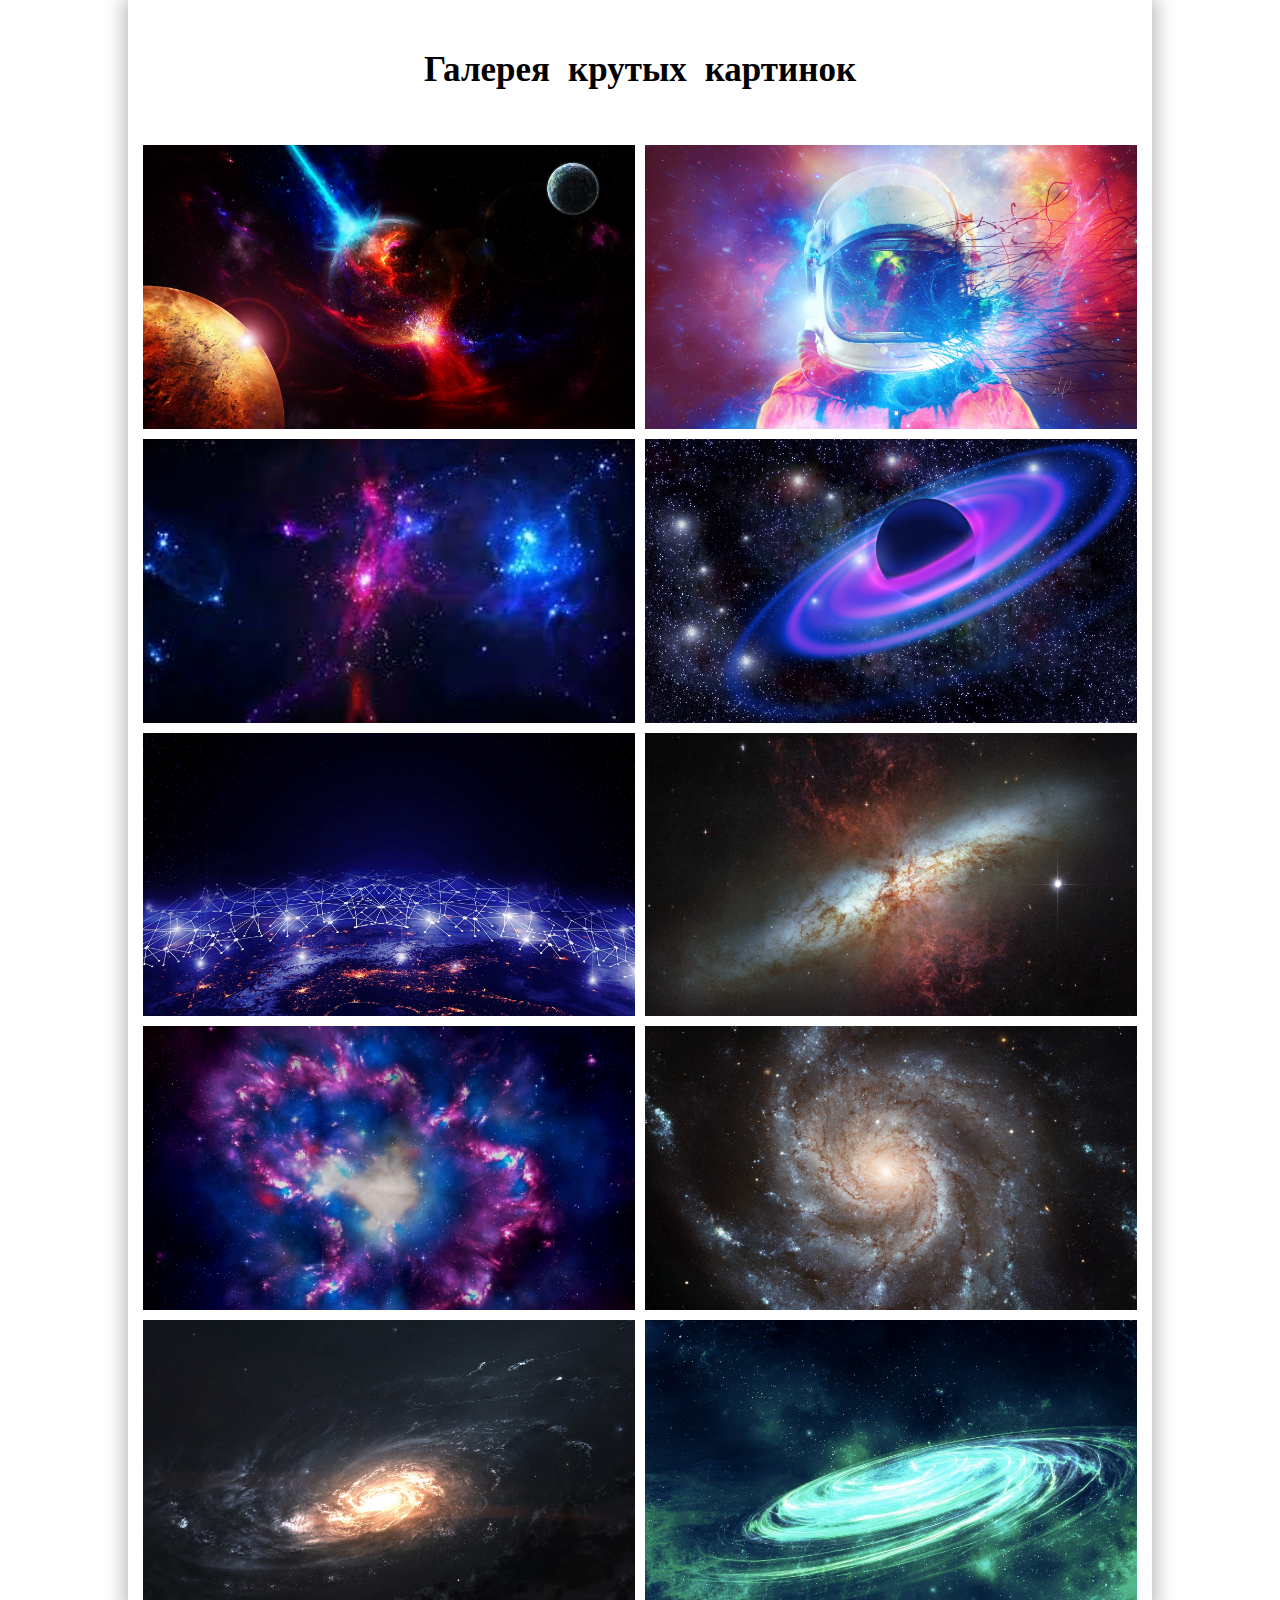
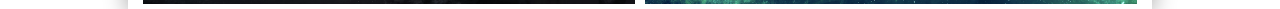
<file: index.html>
<!DOCTYPE html>
<html lang="en">
<head>
	<link rel="stylesheet" type="text/css" href="style.css">
	<link href="https://fonts.googleapis.com/css?family=Long+Cang&display=swap" rel="stylesheet">
	<meta charset="UTF-8">
	<title>Галерея крутых картинок</title>
</head>
<body>
	<div class="box">
		<h1>Галерея крутых картинок</h1>
		<div class="flex">
			<a href="img1.jpg">
				<div style="background: url(img/img1.jpg) no-repeat center /cover;">
				</div>
			</a>
			<a href="img2.jpg">
				<div style="background: url(img/img2.jpg) no-repeat center /cover;">
				</div>
			</a>
		</div>	
		<div class="flex">
			<a href="img3.jpg">
				<div style="background: url(img/img3.jpg) no-repeat center /cover;">
				</div>
			</a>
			<a href="img4.jpg">
				<div style="background: url(img/img4.jpg) no-repeat center /cover;">
				</div>
			</a>
		</div>		
				<div class="flex">
			<a href="img5.jpg">
				<div style="background: url(img/img5.jpg) no-repeat center /cover;">
				</div>
			</a>
			<a href="img6.jpg">
				<div style="background: url(img/img6.jpg) no-repeat center /cover;">
				</div>
			</a>
		</div>	
				<div class="flex">
			<a href="img7.jpg">
				<div style="background: url(img/img7.jpg) no-repeat center /cover;">
				</div>
			</a>
			<a href="img8.jpg">
				<div style="background: url(img/img8.jpg) no-repeat center /cover;">
				</div>
			</a>
		</div>		
				<div class="flex">
			<a href="img9.jpg">
				<div style="background: url(img/img9.jpg) no-repeat center /cover;">
				</div>
			</a>
			<a href="img10.jpg">
				<div style="background: url(img/img10.jpg) no-repeat center /cover;">
				</div>
			</a>
		</div>							
	</div>

</body>
</html>
</file>
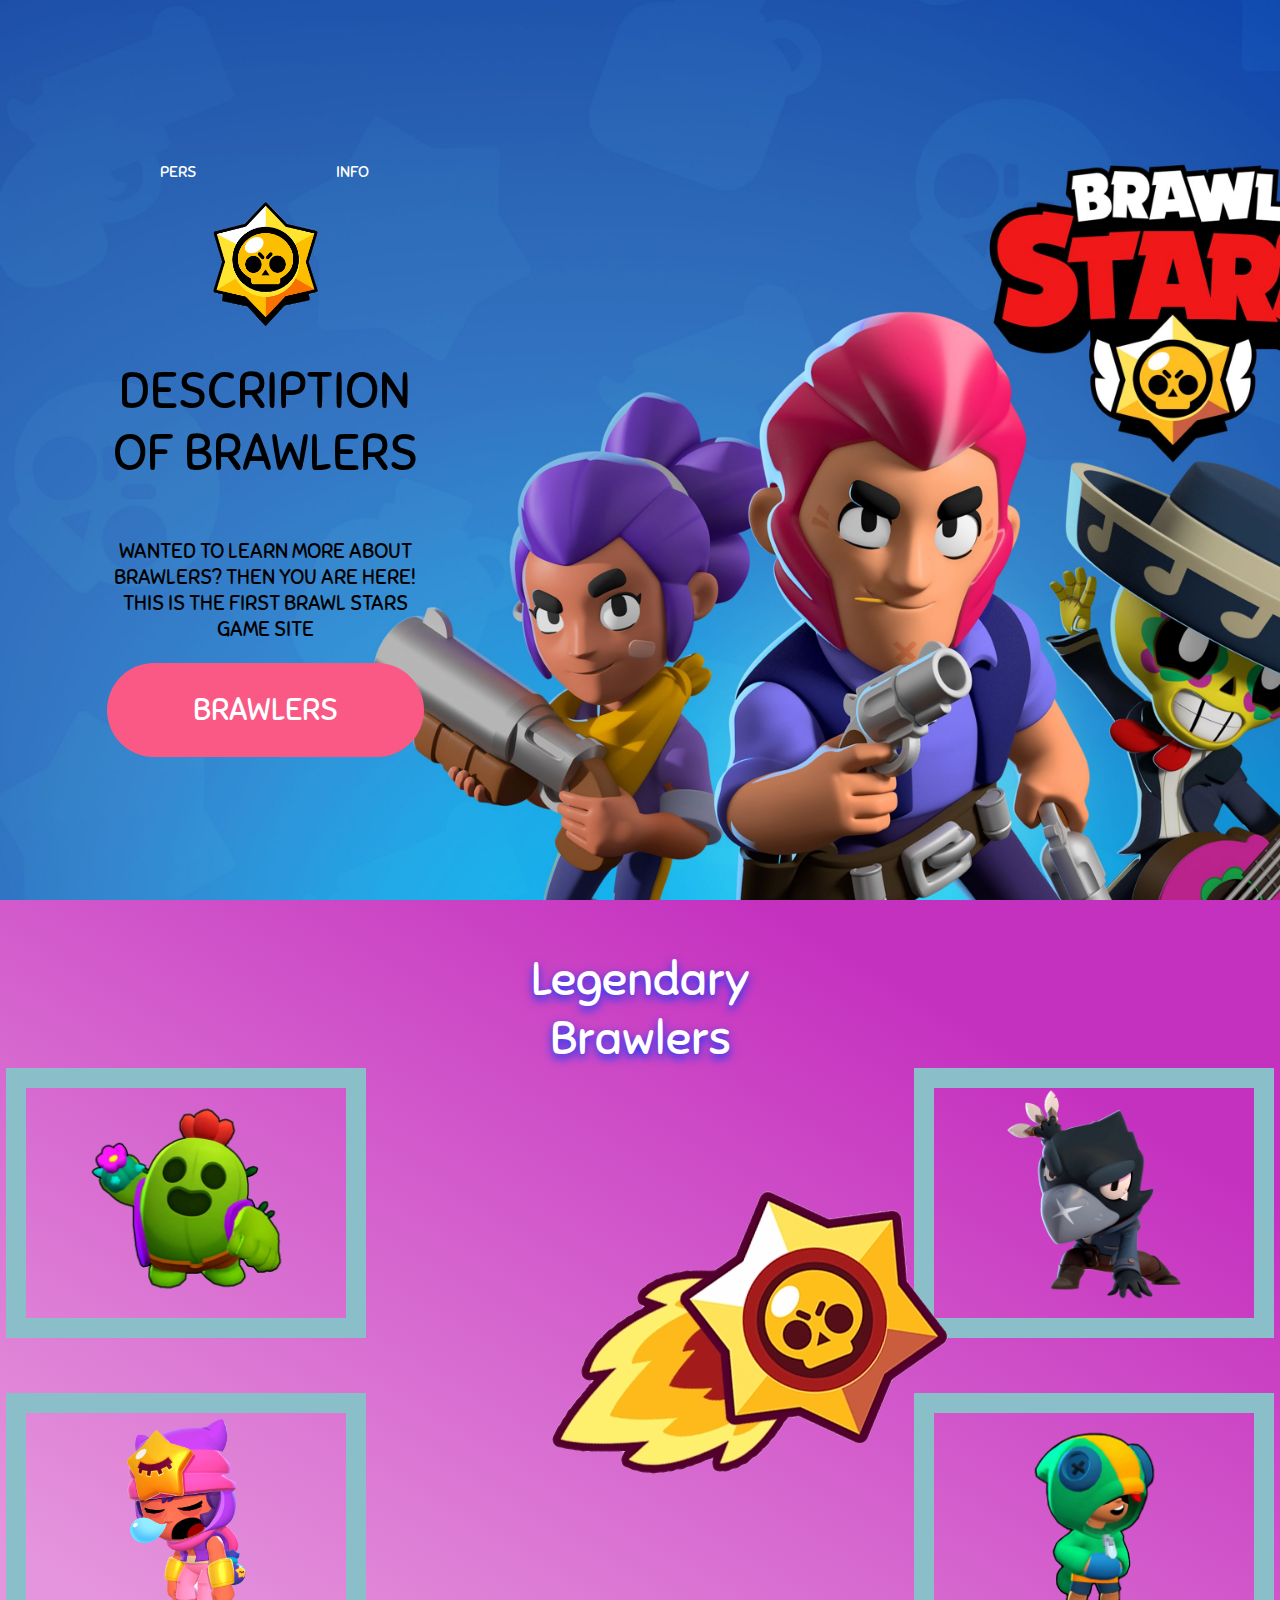
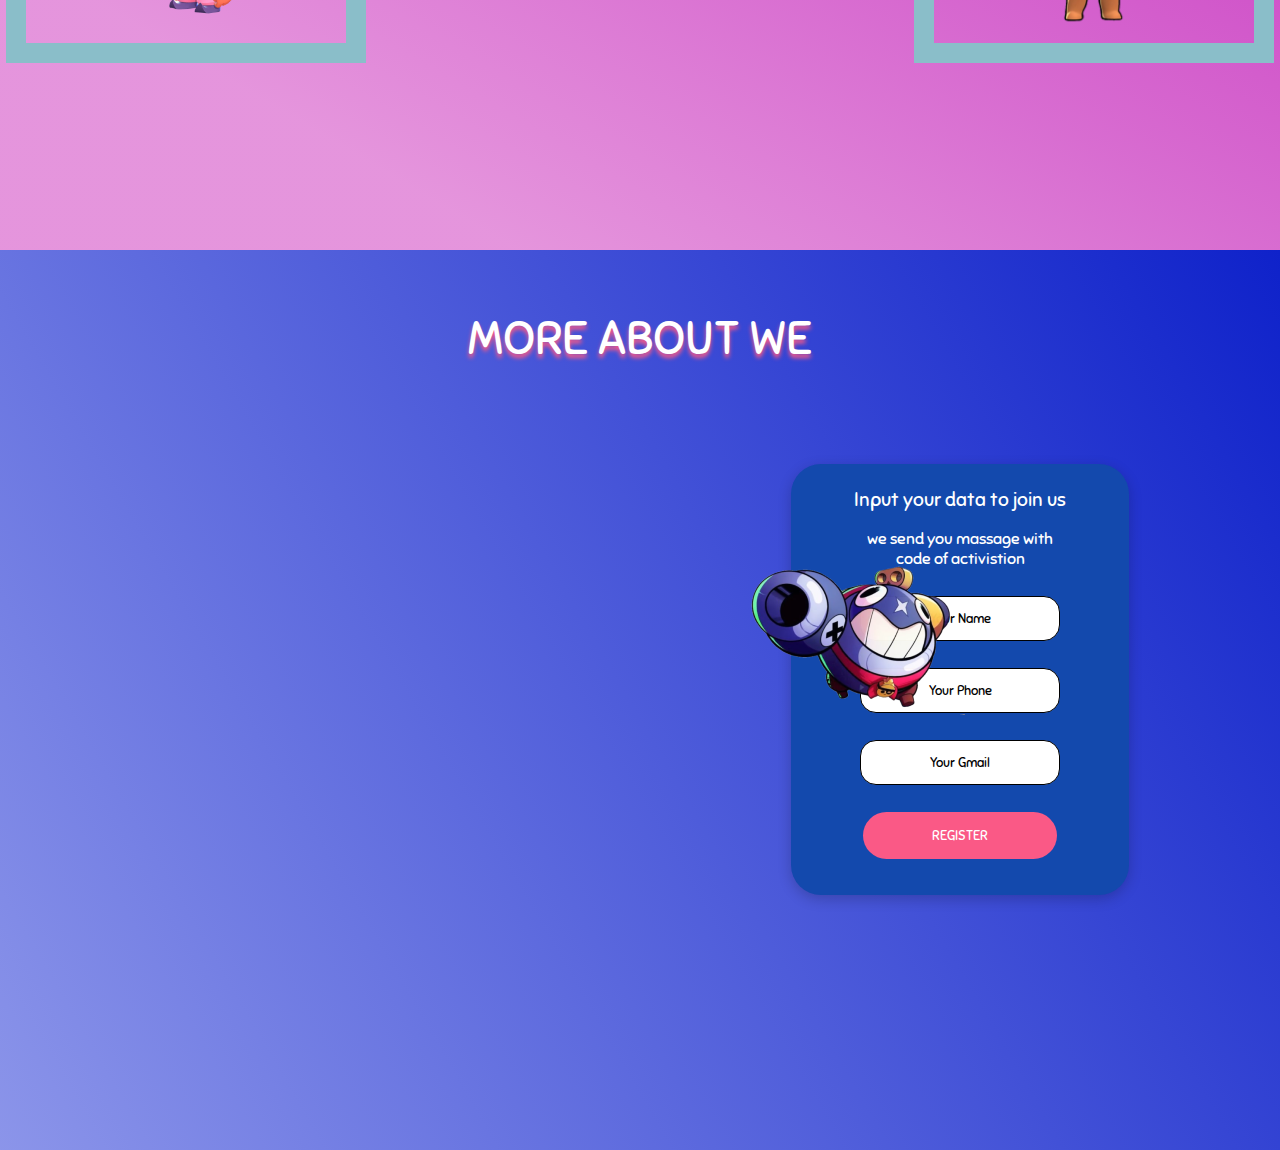
<file: Brawl Stars/index.html>
<!DOCTYPE html>
<html lang="en">
<head>
	<meta charset="UTF-8">
	<title>Document</title>
	<link rel="stylesheet" href="style.css">
	<link href="https://fonts.googleapis.com/css?family=Sniglet:400,800&display=swap" rel="stylesheet">
</head>
<body>
	<header>
		<div class="box">
			<nav>
				<a href="#two">PERS</a>
				<a href="#three">INFO</a>
			</nav>	
			<img src="img/logo.png" alt="">
			<h1>
				DESCRIPTION OF BRAWLERS
			</h1>
			<p>
				WANTED TO LEARN MORE ABOUT BRAWLERS? THEN YOU ARE HERE! THIS IS THE FIRST BRAWL STARS GAME SITE
			</p>
			<a class="button" href="https://supercell.com/en/" target="_blank">BRAWLERS</a>
		</div>
	</header>
	<section id="two">
			<img src="img/snachok2.png" class="znachok2" alt="">
		<h2>
			Legendary Brawlers
		</h2>
		<div class="grid_main">
			<div><img src="img/spaik.png" alt=""></div>
			<div><img src="img/crow.png" alt=""></div>
			<div><img src="img/sandy.png" alt=""></div>
			<div><img src="img/leon.png" alt=""></div>
		</div>
	</section>
	<section id="three">
		<img src="img/three.png" alt="">
		<div class="grid">
			<h2>MORE ABOUT WE</h2>
			<iframe width="560" height="315" src="https://www.youtube.com/embed/DhaKeUGbQYo" frameborder="0" allow="accelerometer; autoplay; encrypted-media; gyroscope; picture-in-picture" allowfullscreen></iframe>
			<div class="form">
			<form action="">
				<h3>
					Input your data to join us
				</h3>
				<p>we send you massage with 
					code of activistion</p>
				<input type="text" placeholder="Your Name">
				<input type="phone" placeholder="Your Phone">
				<input type="email" placeholder="Your Gmail">
				<button>REGISTER</button>
			</form>
		</div>
		</div>
		
	</section>
</body>
</html>
</file>
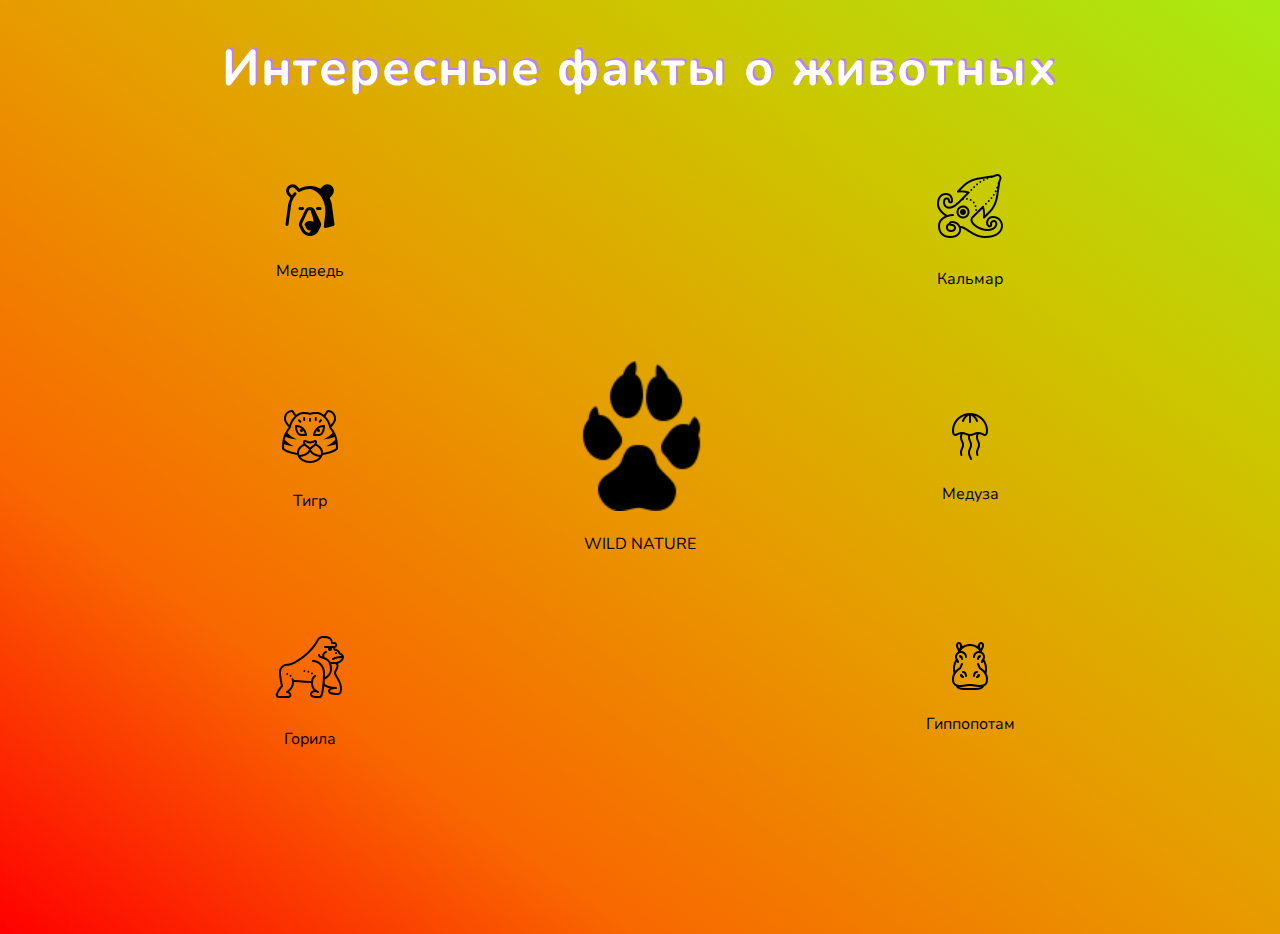
<file: interesting facts/index.html>
<!DOCTYPE html>
<html lang="en">
<head>
	<meta charset="UTF-8">
	<meta name="viewport" content="width=device-width, initial-scale=1.0">
	<link rel="stylesheet" href="style.css">
	<link href="https://fonts.googleapis.com/css2?family=Nunito:ital@1&display=swap" rel="stylesheet">
	<link rel="stylesheet" href="https://cdnjs.cloudflare.com/ajax/libs/animate.css/4.1.1/animate.min.css">
	<title>Document</title>
</head>
<body>
	<h1>
		Интересные факты о животных
	</h1>
	<div class="grid">
		<div class="grid-item">
			<img src="medved.png" alt="" class="img">
			<p>Медведь</p>
		</div>
		<div class="grid-item animate__animated animate__flip animate__infinite animate__slower">
			<img src="lapa.png" alt="" class="box ">
			<p>WILD NATURE</p>
		</div>
		<div class="grid-item">
			<img src="osminog.png" alt="" class="img">
			<p>Кальмар</p>	
		</div>
		<div class="grid-item">
			<img src="tiger.png" alt="" class="img">
			<p>Тигр</p>
		</div>
		<div class="grid-item">
			<img src="meduza.png" alt="	" class="img">
			<p>Медуза</p>
		</div>
		<div class="grid-item">
			<img src="gorila.png" alt="" class="img">
			<p>Горила</p>
		</div>
		<div class="grid-item">
			<img src="gipopotam.png" alt="" class="img">
			<p>Гиппопотам</p>
		</div>
	</div>
	<div class="popup">
		<div class="popup-content">
			<img src="krestik.png" alt="" class = "close">
			<h2>Медведь</h2>
			<img src="medved.png" alt="" class="popup-img">
			<p class="text">Lorem ipsum dolor sit amet, consectetur adipisicing, elit. Inventore, quas corrupti veritatis rerum quam aspernatur deleniti nesciunt voluptatibus dolorem, accusantium expedita ducimus! Expedita, omnis! Voluptatem voluptatum esse quisquam maxime sit!</p>
		</div>
	</div>
<script type="text/javascript" src="main.js"></script></body>
</html>
</file>
<file: style.css>
body{
	margin: 0;
}
h1{
	font-family: 'Long Cang', cursive;
	text-align: center;
	font-size: 35px;
	margin-bottom: 50px;
	margin-top: 0;
	padding-top: 50px;
}
.box{
	width: 80%;
	margin: 0px auto;
	box-shadow: 0 0 20px 3px rgba(0,0,0,0.3);
}
a{
	display: block;
	height: calc((1080px / 2)/16 * 9 - 20px));
	width: calc(100%/2 - 20px);
	border: 5px solid white;
	transition: transform 0.4s ease;
}
.flex{
	width: 100%;
	height: calc((1080px / 2)/16 * 9 - 10px);
	display: flex;
	flex-direction: row;
	justify-content: center;
}
a div{
	width: 100%;
	height: 100%;
}
a:hover{
	transform: scale(1.2);
	box-shadow: 0 0 25px 5px rgba(32,213,194,0.4);
}
</file>
<file: Brawl Stars/style.css>
html{
	scroll-behavior: smooth;
}
body{
	overflow-x: hidden;
	margin: 0; 
	font-family: 'Sniglet', cursive;
}	
header{
	width: 100vw;
	height: 100vh;
	background: url(img/123.jpg) no-repeat center /cover;
}
section{
	width: 100vw;
	height: 100vh;
}
h2{
	font-size: 47px;
}
a{
	text-decoration: none;
}
.box{
	width: 350px;
	display: flex;
	height: 100vh;
	flex-direction: column;
	align-items: center;
	justify-content: center;
	text-align: center;
	margin-left: 90px;
	
}
.box img{
	height: 124px;
	width: 105px;
}
.box p{
	font-size: 21px;
	width: 90%;
}
h1{
	font-weight: normal;
	font-size: 50px;
}
nav{
	width: 350px;
	display: flex;
	flex-direction: row;
	justify-content: space-around;
}
nav a{
	line-height: 59px;
	width: 146px;
	border-radius: 50px;
	color: white;
	transition: background 0.5s ease;
}
 nav a:hover{
	background: #DB35F6;
}
.button{
	width: 317px;
	line-height: 94px;
	background: #FA5986;
	border-radius: 50px;
	color: #fff;
	font-size: 31px;
}
#two{
	padding-top: 50px;
	position: relative;

	background: linear-gradient(210.52deg, #C531BF 17.97%, rgba(214, 89, 201, 0.64) 82.06%);
}
#two h2{
	text-shadow: 0px 4px 10px #0038FF;
	color: #FFFFFF;
	font-weight: normal;
	margin-top: 0;
	text-align: center;
	width: 20%;
	margin: 0 auto;
}
.grid_main{
	display: grid;
	grid-template-rows: 270px 270px;
	grid-template-columns: 360px 360px;
	grid-row-gap: 55px;
	grid-column-gap: 548px;
	width: 100%;
	justify-content: center;
}
.grid_main div{
	border: 20px solid #8ABEC9;
	text-align: center;
}

.grid_main div:nth-child(1) img{
	width: 220px;
}
.grid_main div:nth-child(2) img{
	width: 200px;
}
.grid_main div:nth-child(3) img{
	height:  215px;
}
.grid_main div:nth-child(4) img{
	height: 220px;
}
.znachok2{
	position: absolute;
	left: 340px;
    top: 250px;
}




















 #three h2{
	grid-row-start:1 ;
	grid-row-end: 2;
	grid-column-end:3;
	grid-column-start:1;
	color: white;
    font-weight: normal;
        text-shadow: 0px 4px 4px #FA5986;
}
.grid{
	display:grid;
	grid-template-columns: 1fr 1fr;
	grid-template-rows: 77px 420px;
	align-items: center;
	grid-row-gap: 92px;
	justify-items:center;
	padding-top: 50px;
}
.form{
	width: 338px;
	height: 407px;
	background: #1349AD;
	box-shadow: 0px 4px 14px rgba(0, 0, 0, 0.2);
	border-radius: 30px;
	color:white;
	padding-top: 24px;
}
h3{
	margin-top: 0;
	font-style: normal;
font-weight: normal;
}
input{
	display: block;
	margin:0 auto;
	line-height: 41px;
	margin-top: 27px;
	width: 194px;
	text-align: center;
	color: #000;
	border-radius:16px;
	border: 1px solid #000;
}
#three button{
	background: #FA5986;
	width: 194px;
	line-height: 45px;
	color: white;
	text-align: center;
	border: none;
	border-radius: 30px;
	margin-top: 27px;
	font-family: 'Sniglet', cursive;
}
form{
	display: flex;
	flex-direction: column;
	justify-content: center;
	-ms-align-items: center;
	align-items: center;
}
form p {
	width: 65%;
	text-align: center;
	margin: 0;
}
::-webkit-input-placeholder {color:#000;font-family: 'Sniglet', cursive;}
::-moz-placeholder          {color:#000;font-family: 'Sniglet', cursive;}/* Firefox 19+ */
:-moz-placeholder           {color:#000;font-family: 'Sniglet', cursive;}/* Firefox 18- */
:-ms-input-placeholder      {color:#000;font-family: 'Sniglet', cursive;}
#three{
	position: relative;
	background: linear-gradient(239.84deg, #0F22CA 0.07%, rgba(32, 50, 214, 0.51) 101.62%);
}
#three img{
	position: absolute;
	left: 750px;
	top: 248px;
}
</file>
<file: interesting facts/style.css>
body{
	background-image: linear-gradient(to right top, #ff0000, #f86800, #e79b00, #ccc600, #a8eb12);
	margin: 0;
	height: 100vh;
	text-align: center;	
	font-family: 'Nunito', sans-serif;
	overflow: hidden; 	

}
h1{
	color:white;
	text-shadow:2px -2px #B981FF;
	font-size: 50px;
	letter-spacing: 2px;	
}
.grid{
	display: grid;
	width: 100%;
	height: auto;	
	grid-template-rows: repeat(3,200px);
	grid-template-columns: repeat(3,300px);
	grid-gap: 30px;
	justify-content: center;
}
.grid-item{
	align-self: center;
	justify-self:center;
	cursor: pointer;
}
.box{
	height: 150px;
}
.grid-item:nth-of-type(2){
	grid-row: 1/4;
	grid-column:2/3;
}
.popup{
	width: 100%;
	height: 100%;
	background: rgba(0,0,0,0.7);
	position:fixed;
	overflow: auto;
	top:0;
	left:0;
	display: none;
}
.popup-content{
	width: 28vw;
    height: auto;
    position: relative;
    margin:10% auto 0 auto;
    background: white;
    border-radius: 15px;
    display: flex;
    flex-direction: column;
    align-items: center;
    padding-bottom: 30px;
}
.popup-content p{
	width: 80%;
	margin:0 auto;
	margin-top:30px;
}
.close{
	width: 24px;
	position: absolute;
	top: 10px;
	right:8px;
	cursor: pointer;

}
</file>
